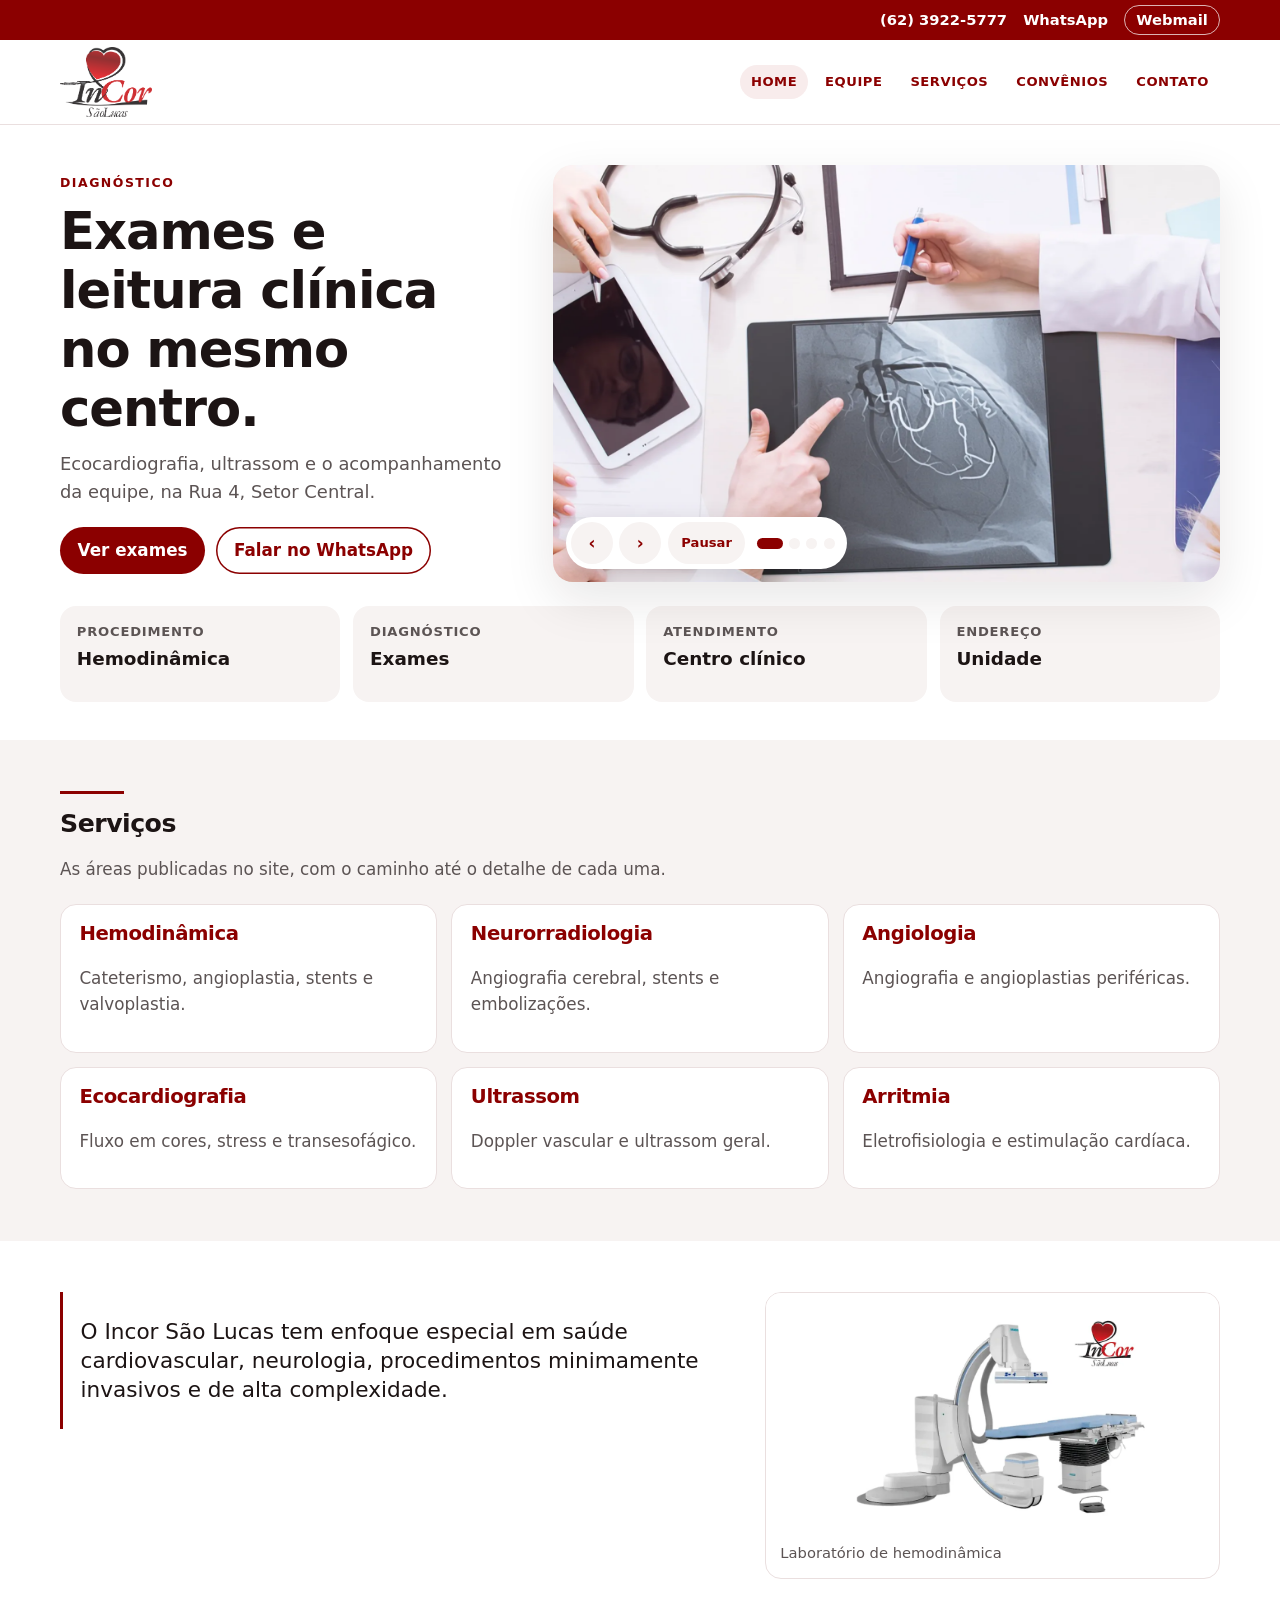
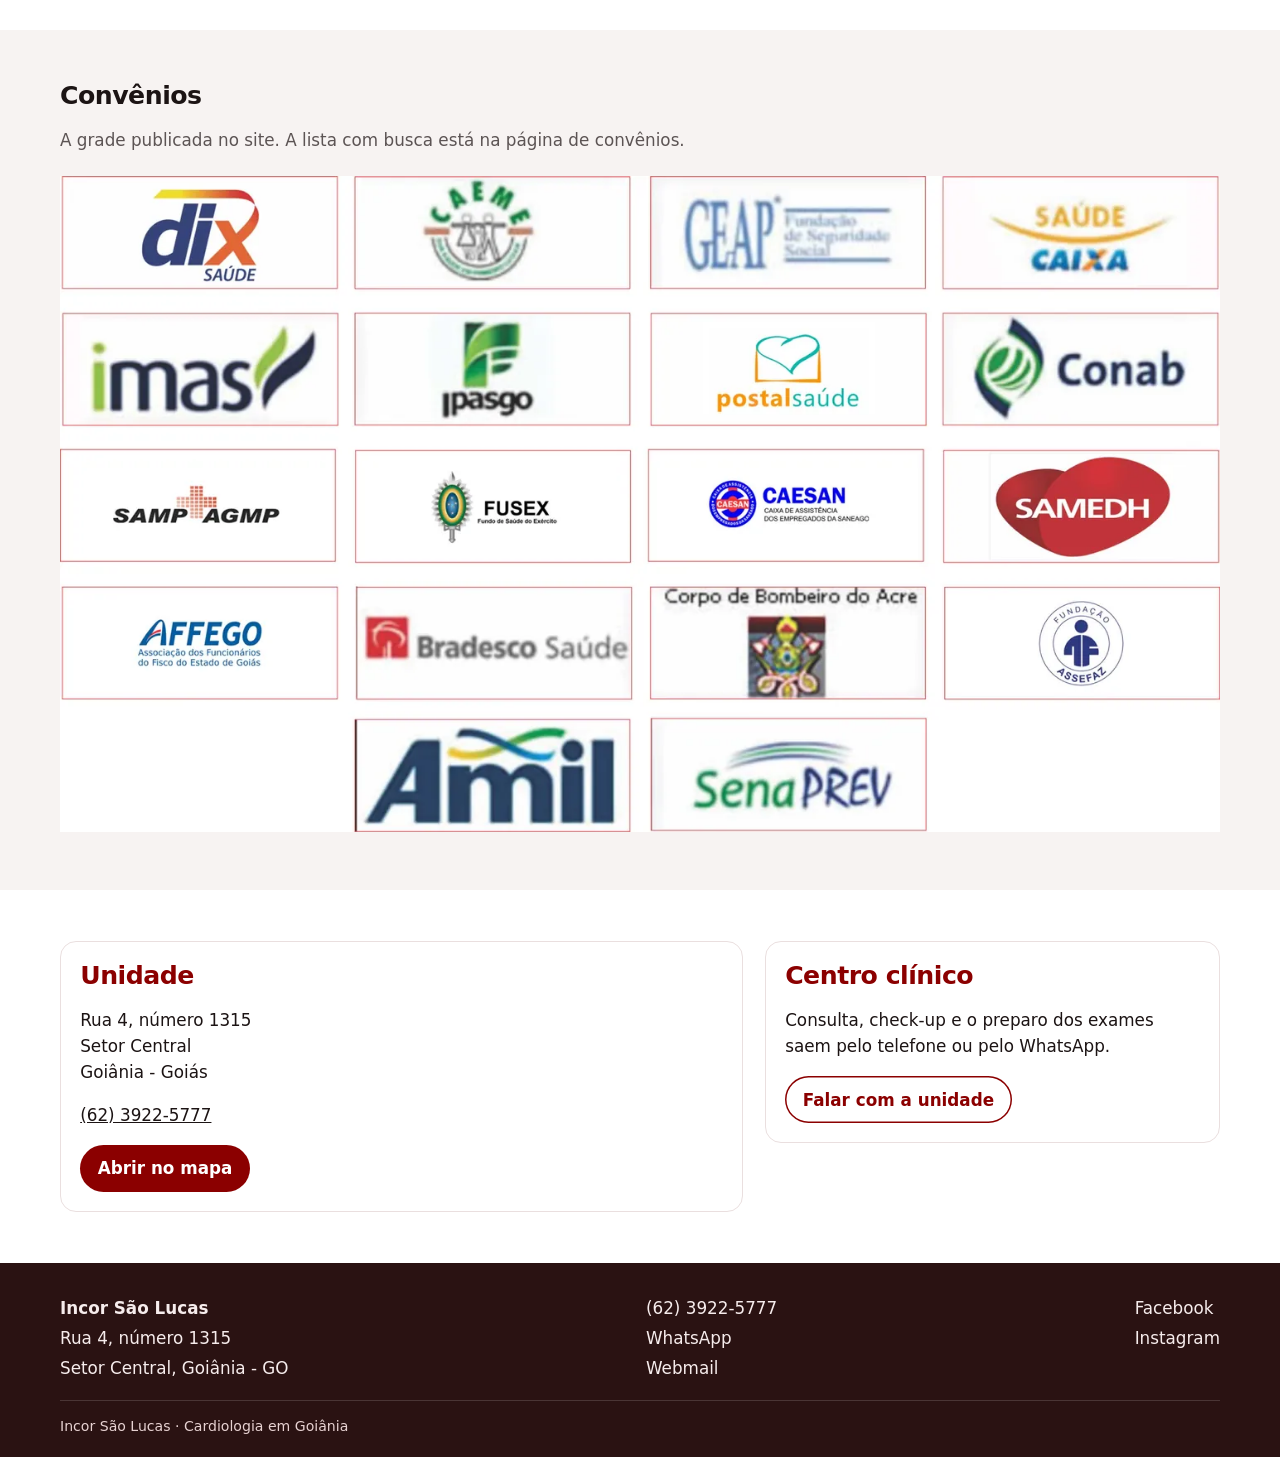
<file: site/index.html>
<!DOCTYPE html>
<html lang="pt-BR">
<head>
  <meta charset="utf-8">
  <meta name="viewport" content="width=device-width, initial-scale=1">
  <title>Incor São Lucas | Cardiologista em Goiânia</title>
  <meta name="description" content="O Incor São Lucas conta com infraestrutura, laboratório de procedimentos endovasculares e equipe preparada para casos complexos e urgentes. Rua 4, 1315, Setor Central, Goiânia.">
  <meta name="theme-color" content="#8B0000">
  <link rel="icon" href="img/favicon.png" type="image/png">
  <link rel="preload" as="image" href="img/slide-diagnostico.webp" type="image/webp">
  <link rel="stylesheet" href="css/styles.css">
</head>
<body>
  <a class="skip" href="#conteudo">Ir para o conteúdo</a>
  <div class="top">
    <div class="utility">
      <div class="wrap utility__inner">
        <a href="tel:+556239225777">(62) 3922-5777</a>
        <a href="https://wa.me/556239225777" target="_blank" rel="noopener">WhatsApp</a>
        <a class="pill" href="http://webmail.incorsaolucas.com.br/" target="_blank" rel="noopener">Webmail</a>
      </div>
    </div>
    <header class="site-header">
      <div class="wrap header__inner">
        <a class="brand" href="index.html">
          <img src="img/logo.png" alt="Incor São Lucas" width="261" height="201">
        </a>
        <button class="nav-toggle" type="button" aria-expanded="false" aria-controls="menu">Menu</button>
        <nav id="menu" class="menu" aria-label="Principal">
          <a href="index.html" aria-current="page">Home</a>
          <a href="equipe.html">Equipe</a>
          <a href="servicos.html">Serviços</a>
          <a href="convenios.html">Convênios</a>
          <a href="contato.html">Contato</a>
        </nav>
      </div>
    </header>
  </div>
  <main id="conteudo">
    <div class="wrap">
      <section class="hero">
        <div>
          <p class="kicker" data-kicker>Diagnóstico</p>
          <h1 data-title>Exames e leitura clínica no mesmo centro.</h1>
          <p class="lede" data-lede>Ecocardiografia, ultrassom e o acompanhamento da equipe, na Rua 4, Setor Central.</p>
          <div class="actions">
            <a class="button" data-cta href="servicos.html#exames">Ver exames</a>
            <a class="button secondary" href="https://wa.me/556239225777" target="_blank" rel="noopener">Falar no WhatsApp</a>
          </div>
        </div>
        <div class="carousel" data-carousel aria-roledescription="carrossel" aria-label="Imagens do Incor São Lucas">
          <div class="carousel__slide is-active" data-slide data-fit="cover"
            data-kicker="Diagnóstico"
            data-title="Exames e leitura clínica no mesmo centro."
            data-text="Ecocardiografia, ultrassom e o acompanhamento da equipe, na Rua 4, Setor Central."
            data-href="servicos.html#exames"
            data-label="Ver exames">
            <img src="img/slide-diagnostico.webp" alt="Equipe analisando uma coronariografia sobre a mesa, com estetoscópio e prontuário." width="1800" height="1012" fetchpriority="high">
          </div>
          <div class="carousel__slide" data-slide data-fit="contain" aria-hidden="true" inert
            data-kicker="Hemodinâmica"
            data-title="Angiografia digital para procedimentos de alta complexidade."
            data-text="Cateterismo, cineangiocoronografia, angioplastia, stents e valvoplastia."
            data-href="servicos.html#hemodinamica"
            data-label="Ver hemodinâmica">
            <img src="img/slide-hemodinamica.webp" alt="Equipamento Siemens Artis zee de hemodinâmica, com a marca Incor São Lucas." width="1800" height="946" loading="lazy">
          </div>
          <div class="carousel__slide" data-slide data-fit="contain" aria-hidden="true" inert
            data-kicker="Incor Imagem"
            data-title="Ultrassom e ecocardiografia no centro de imagem."
            data-text="Doppler vascular, ecocardiograma e ultrassom geral, com a marca Incor Imagem."
            data-href="servicos.html#ultrassom-vascular"
            data-label="Ver exames de imagem">
            <img src="img/slide-imagem.webp" alt="Aparelho de ultrassom GE ao lado da marca Incor Imagem." width="1400" height="1372" loading="lazy">
          </div>
          <div class="carousel__slide" data-slide data-fit="cover" aria-hidden="true" inert
            data-kicker="Equipe"
            data-title="Uma equipe preparada para o caso complexo e o urgente."
            data-text="Cardiologia, hemodinâmica, cirurgia vascular e cardiovascular, imagem e otorrino."
            data-href="equipe.html"
            data-label="Conhecer a equipe">
            <img src="img/slide-equipe.webp" alt="Profissionais reunidos em conversa, imagem usada na página da equipe." width="980" height="277" loading="lazy">
          </div>
          <div class="carousel__ui">
            <div class="carousel__nav">
              <button class="icon-btn" type="button" data-prev aria-label="Slide anterior">‹</button>
              <button class="icon-btn" type="button" data-next aria-label="Próximo slide">›</button>
              <button class="icon-btn" type="button" data-pause aria-pressed="false">Pausar</button>
            </div>
            <div class="dots" role="tablist" aria-label="Slides">
              <button class="dot" type="button" data-dot="0" aria-label="Slide 1 de 4" aria-current="true"></button>
              <button class="dot" type="button" data-dot="1" aria-label="Slide 2 de 4"></button>
              <button class="dot" type="button" data-dot="2" aria-label="Slide 3 de 4"></button>
              <button class="dot" type="button" data-dot="3" aria-label="Slide 4 de 4"></button>
            </div>
          </div>
        </div>
      </section>
      <nav class="routes" aria-label="Atalhos">
        <a class="route" href="servicos.html#hemodinamica"><span>Procedimento</span><strong>Hemodinâmica</strong></a>
        <a class="route" href="servicos.html#exames"><span>Diagnóstico</span><strong>Exames</strong></a>
        <a class="route" href="contato.html"><span>Atendimento</span><strong>Centro clínico</strong></a>
        <a class="route" href="contato.html#unidade"><span>Endereço</span><strong>Unidade</strong></a>
      </nav>
    </div>
    <section class="section alt">
      <div class="wrap">
        <div class="section__head">
          <hr class="rule">
          <h2>Serviços</h2>
          <p>As áreas publicadas no site, com o caminho até o detalhe de cada uma.</p>
        </div>
        <div class="cards">
          <a class="card" href="servicos.html#hemodinamica"><h3>Hemodinâmica</h3><p>Cateterismo, angioplastia, stents e valvoplastia.</p></a>
          <a class="card" href="servicos.html#neurorradiologia"><h3>Neurorradiologia</h3><p>Angiografia cerebral, stents e embolizações.</p></a>
          <a class="card" href="servicos.html#angiologia"><h3>Angiologia</h3><p>Angiografia e angioplastias periféricas.</p></a>
          <a class="card" href="servicos.html#exames"><h3>Ecocardiografia</h3><p>Fluxo em cores, stress e transesofágico.</p></a>
          <a class="card" href="servicos.html#ultrassom-vascular"><h3>Ultrassom</h3><p>Doppler vascular e ultrassom geral.</p></a>
          <a class="card" href="servicos.html#arritmia"><h3>Arritmia</h3><p>Eletrofisiologia e estimulação cardíaca.</p></a>
        </div>
      </div>
    </section>
    <section class="section">
      <div class="wrap split">
        <blockquote class="quote">
          <p>O Incor São Lucas tem enfoque especial em saúde cardiovascular, neurologia, procedimentos minimamente invasivos e de alta complexidade.</p>
        </blockquote>
        <div class="stack">
          <figure class="media">
            <img src="img/servico-artis.webp" alt="Sala de hemodinâmica com o equipamento Artis zee." width="1200" height="630" loading="lazy">
            <figcaption>Laboratório de hemodinâmica</figcaption>
          </figure>
        </div>
      </div>
    </section>
    <section class="section alt" id="convenios">
      <div class="wrap">
        <div class="section__head">
          <h2>Convênios</h2>
          <p>A grade publicada no site. A lista com busca está na página de convênios.</p>
        </div>
        <a href="convenios.html">
          <img src="img/convenios.webp" alt="Logos dos convênios atendidos, entre eles Amil, Bradesco Saúde, Ipasgo, Geap, Fusex e Saúde Caixa." width="1400" height="792" loading="lazy">
        </a>
      </div>
    </section>
    <section class="section">
      <div class="wrap split">
        <div class="panel" id="unidade">
          <h2>Unidade</h2>
          <p>Rua 4, número 1315<br>Setor Central<br>Goiânia - Goiás</p>
          <p><a href="tel:+556239225777">(62) 3922-5777</a></p>
          <a class="button" href="https://www.google.com/maps/search/?api=1&amp;query=Rua%204%2C%201315%2C%20Setor%20Central%2C%20Goi%C3%A2nia" target="_blank" rel="noopener">Abrir no mapa</a>
        </div>
        <div class="panel">
          <h2>Centro clínico</h2>
          <p>Consulta, check-up e o preparo dos exames saem pelo telefone ou pelo WhatsApp.</p>
          <a class="button secondary" href="contato.html">Falar com a unidade</a>
        </div>
      </div>
    </section>
  </main>
  <footer class="site-footer">
    <div class="wrap footer__grid">
      <div>
        <strong>Incor São Lucas</strong>
        <span>Rua 4, número 1315</span>
        <span>Setor Central, Goiânia - GO</span>
      </div>
      <div>
        <a href="tel:+556239225777">(62) 3922-5777</a>
        <a href="https://wa.me/556239225777" target="_blank" rel="noopener">WhatsApp</a>
        <a href="http://webmail.incorsaolucas.com.br/" target="_blank" rel="noopener">Webmail</a>
      </div>
      <div>
        <a href="http://www.facebook.com/incorsl" target="_blank" rel="noopener">Facebook</a>
        <a href="https://instagram.com/incorsaolucas" target="_blank" rel="noopener">Instagram</a>
      </div>
    </div>
    <p class="legal">Incor São Lucas · Cardiologia em Goiânia</p>
  </footer>
  <script src="js/site.js"></script>
</body>
</html>
</file>
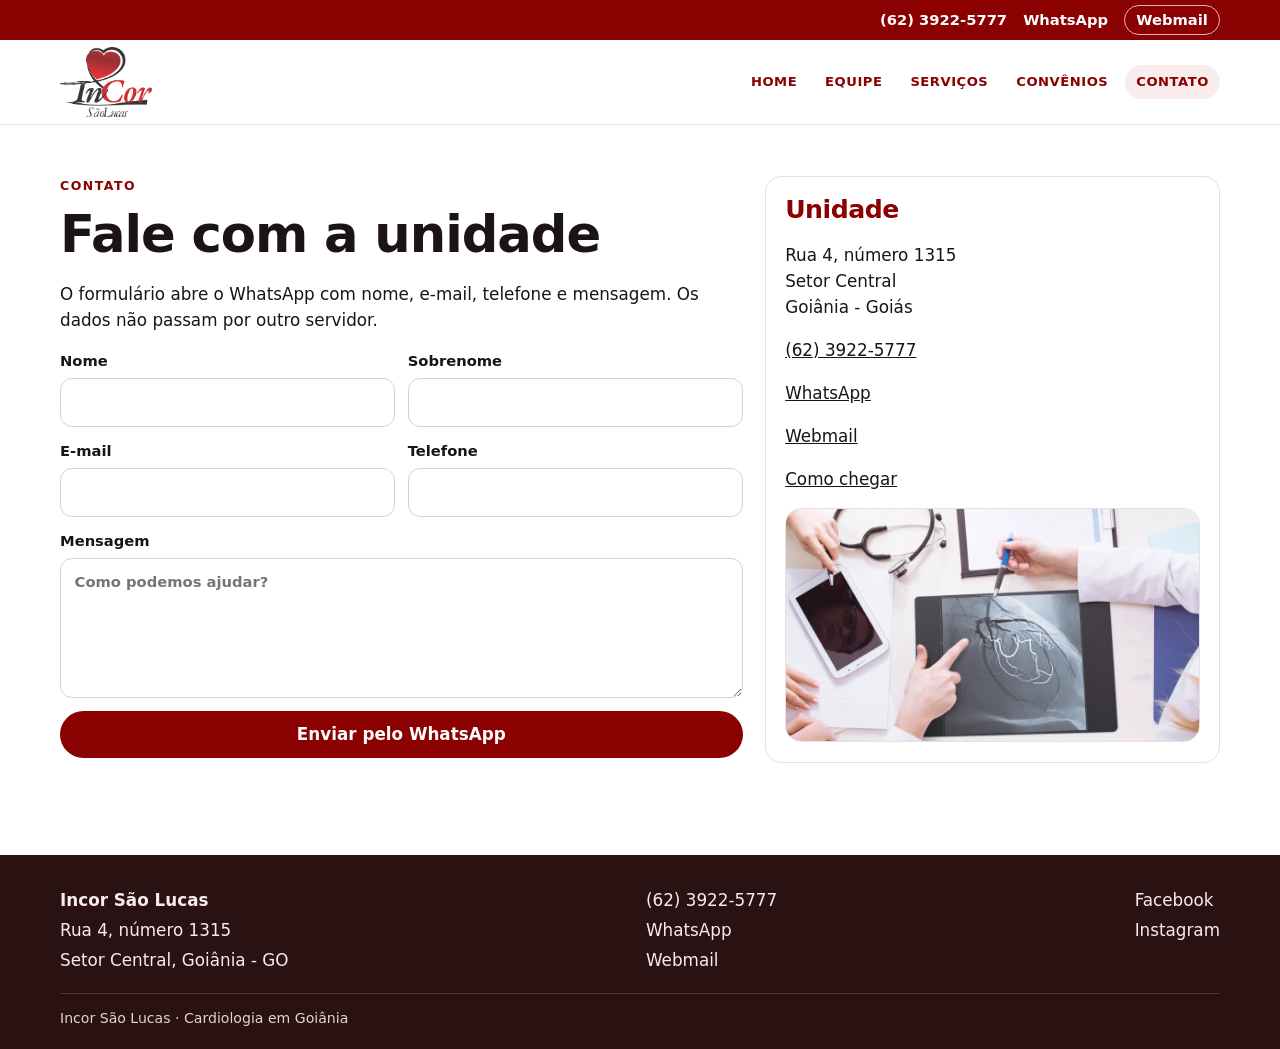
<file: site/contato.html>
<!DOCTYPE html>
<html lang="pt-BR">
<head>
  <meta charset="utf-8">
  <meta name="viewport" content="width=device-width, initial-scale=1">
  <title>Contato | Incor São Lucas</title>
  <meta name="description" content="Telefone, WhatsApp, webmail e endereço do Incor São Lucas em Goiânia.">
  <meta name="theme-color" content="#8B0000">
  <link rel="icon" href="img/favicon.png" type="image/png">
  <link rel="stylesheet" href="css/styles.css">
</head>
<body>
  <a class="skip" href="#conteudo">Ir para o conteúdo</a>
  <div class="top">
    <div class="utility">
      <div class="wrap utility__inner">
        <a href="tel:+556239225777">(62) 3922-5777</a>
        <a href="https://wa.me/556239225777" target="_blank" rel="noopener">WhatsApp</a>
        <a class="pill" href="http://webmail.incorsaolucas.com.br/" target="_blank" rel="noopener">Webmail</a>
      </div>
    </div>
    <header class="site-header">
      <div class="wrap header__inner">
        <a class="brand" href="index.html">
          <img src="img/logo.png" alt="Incor São Lucas" width="261" height="201">
        </a>
        <button class="nav-toggle" type="button" aria-expanded="false" aria-controls="menu">Menu</button>
        <nav id="menu" class="menu" aria-label="Principal">
          <a href="index.html">Home</a>
          <a href="equipe.html">Equipe</a>
          <a href="servicos.html">Serviços</a>
          <a href="convenios.html">Convênios</a>
          <a href="contato.html" aria-current="page">Contato</a>
        </nav>
      </div>
    </header>
  </div>
  <main id="conteudo" class="section">
    <div class="wrap contact-grid">
      <div>
        <p class="kicker">Contato</p>
        <h1>Fale com a unidade</h1>
        <p>O formulário abre o WhatsApp com nome, e-mail, telefone e mensagem. Os dados não passam por outro servidor.</p>
        <form id="contato-form" class="form">
          <div class="form__row">
            <label>Nome <input name="nome" required autocomplete="given-name"></label>
            <label>Sobrenome <input name="sobrenome" required autocomplete="family-name"></label>
          </div>
          <div class="form__row">
            <label>E-mail <input name="email" type="email" required autocomplete="email"></label>
            <label>Telefone <input name="telefone" type="tel" required autocomplete="tel"></label>
          </div>
          <label>Mensagem <textarea name="mensagem" required placeholder="Como podemos ajudar?"></textarea></label>
          <button class="button" type="submit">Enviar pelo WhatsApp</button>
          <p id="form-status" role="status"></p>
        </form>
      </div>
      <aside class="panel" id="unidade">
        <h2>Unidade</h2>
        <p>Rua 4, número 1315<br>Setor Central<br>Goiânia - Goiás</p>
        <p><a href="tel:+556239225777">(62) 3922-5777</a></p>
        <p><a href="https://wa.me/556239225777" target="_blank" rel="noopener">WhatsApp</a></p>
        <p><a href="http://webmail.incorsaolucas.com.br/" target="_blank" rel="noopener">Webmail</a></p>
        <p><a href="https://www.google.com/maps/search/?api=1&amp;query=Rua%204%2C%201315%2C%20Setor%20Central%2C%20Goi%C3%A2nia" target="_blank" rel="noopener">Como chegar</a></p>
        <figure class="media" style="margin-top:1rem">
          <img src="img/slide-diagnostico.webp" alt="Mesa clínica com coronariografia, estetoscópio e prontuário." width="1800" height="1012" loading="lazy">
        </figure>
      </aside>
    </div>
  </main>
  <footer class="site-footer">
    <div class="wrap footer__grid">
      <div>
        <strong>Incor São Lucas</strong>
        <span>Rua 4, número 1315</span>
        <span>Setor Central, Goiânia - GO</span>
      </div>
      <div>
        <a href="tel:+556239225777">(62) 3922-5777</a>
        <a href="https://wa.me/556239225777" target="_blank" rel="noopener">WhatsApp</a>
        <a href="http://webmail.incorsaolucas.com.br/" target="_blank" rel="noopener">Webmail</a>
      </div>
      <div>
        <a href="http://www.facebook.com/incorsl" target="_blank" rel="noopener">Facebook</a>
        <a href="https://instagram.com/incorsaolucas" target="_blank" rel="noopener">Instagram</a>
      </div>
    </div>
    <p class="legal">Incor São Lucas · Cardiologia em Goiânia</p>
  </footer>
  <script src="js/site.js"></script>
</body>
</html>
</file>
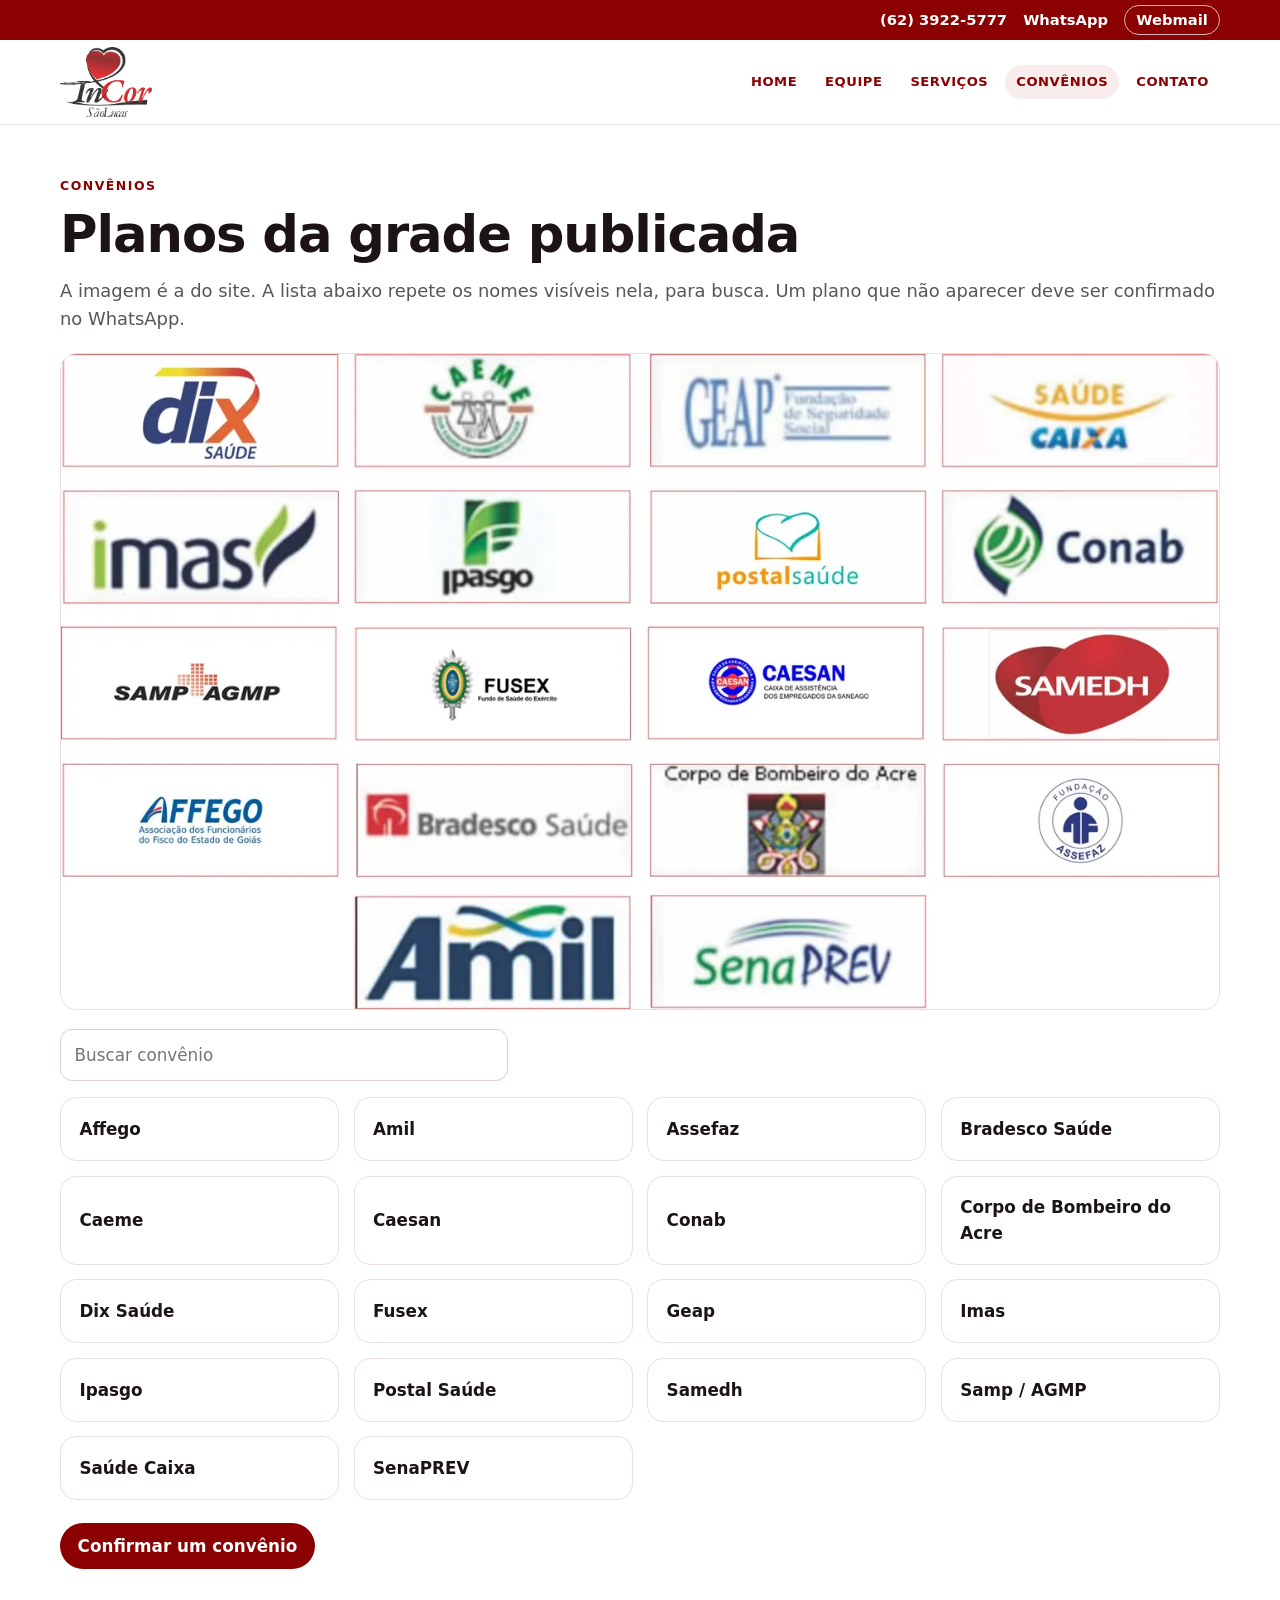
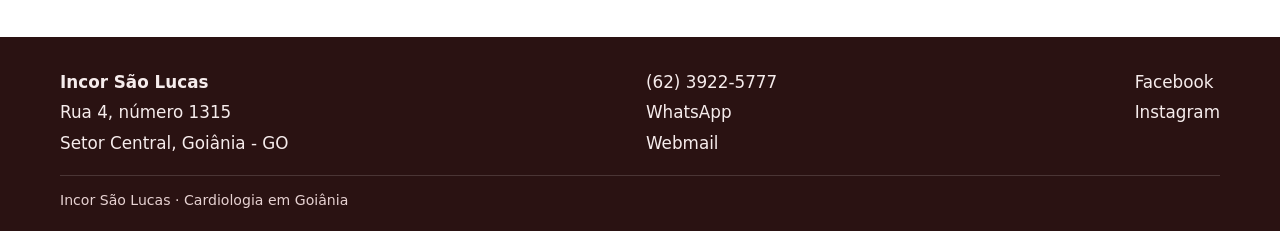
<file: site/convenios.html>
<!DOCTYPE html>
<html lang="pt-BR">
<head>
  <meta charset="utf-8">
  <meta name="viewport" content="width=device-width, initial-scale=1">
  <title>Convênios | Incor São Lucas</title>
  <meta name="description" content="Convênios atendidos pelo Incor São Lucas. A grade de logos e a busca pelo nome do plano.">
  <meta name="theme-color" content="#8B0000">
  <link rel="icon" href="img/favicon.png" type="image/png">
  <link rel="stylesheet" href="css/styles.css">
</head>
<body>
  <a class="skip" href="#conteudo">Ir para o conteúdo</a>
  <div class="top">
    <div class="utility">
      <div class="wrap utility__inner">
        <a href="tel:+556239225777">(62) 3922-5777</a>
        <a href="https://wa.me/556239225777" target="_blank" rel="noopener">WhatsApp</a>
        <a class="pill" href="http://webmail.incorsaolucas.com.br/" target="_blank" rel="noopener">Webmail</a>
      </div>
    </div>
    <header class="site-header">
      <div class="wrap header__inner">
        <a class="brand" href="index.html">
          <img src="img/logo.png" alt="Incor São Lucas" width="261" height="201">
        </a>
        <button class="nav-toggle" type="button" aria-expanded="false" aria-controls="menu">Menu</button>
        <nav id="menu" class="menu" aria-label="Principal">
          <a href="index.html">Home</a>
          <a href="equipe.html">Equipe</a>
          <a href="servicos.html">Serviços</a>
          <a href="convenios.html" aria-current="page">Convênios</a>
          <a href="contato.html">Contato</a>
        </nav>
      </div>
    </header>
  </div>
  <main id="conteudo" class="section">
    <div class="wrap">
      <p class="kicker">Convênios</p>
      <h1>Planos da grade publicada</h1>
      <p class="lede">A imagem é a do site. A lista abaixo repete os nomes visíveis nela, para busca. Um plano que não aparecer deve ser confirmado no WhatsApp.</p>
      <figure class="media">
        <img src="img/convenios.webp" alt="Grade de logos: Dix Saúde, Caeme, Geap, Saúde Caixa, Imas, Ipasgo, Postal Saúde, Conab, SAMP AGMP, Fusex, Caesan, Samedh, Affego, Bradesco Saúde, Corpo de Bombeiro do Acre, Assefaz, Amil e SenaPREV." width="1400" height="792">
      </figure>
      <div class="search" style="margin-top:1.2rem">
        <input id="filtro-convenio" type="search" placeholder="Buscar convênio" autocomplete="off" aria-label="Buscar convênio">
      </div>
      <p id="convenio-vazio" class="empty" hidden>Nenhum convênio com esse nome na grade. Confirme pelo WhatsApp.</p>
      <div class="plans">
        <p class="plan">Affego</p>
        <p class="plan">Amil</p>
        <p class="plan">Assefaz</p>
        <p class="plan">Bradesco Saúde</p>
        <p class="plan">Caeme</p>
        <p class="plan">Caesan</p>
        <p class="plan">Conab</p>
        <p class="plan">Corpo de Bombeiro do Acre</p>
        <p class="plan">Dix Saúde</p>
        <p class="plan">Fusex</p>
        <p class="plan">Geap</p>
        <p class="plan">Imas</p>
        <p class="plan">Ipasgo</p>
        <p class="plan">Postal Saúde</p>
        <p class="plan">Samedh</p>
        <p class="plan">Samp / AGMP</p>
        <p class="plan">Saúde Caixa</p>
        <p class="plan">SenaPREV</p>
      </div>
      <p style="margin-top:1.4rem"><a class="button" href="https://wa.me/556239225777?text=Ol%C3%A1%2C%20quero%20confirmar%20se%20o%20meu%20conv%C3%AAnio%20%C3%A9%20atendido." target="_blank" rel="noopener">Confirmar um convênio</a></p>
    </div>
  </main>
  <footer class="site-footer">
    <div class="wrap footer__grid">
      <div>
        <strong>Incor São Lucas</strong>
        <span>Rua 4, número 1315</span>
        <span>Setor Central, Goiânia - GO</span>
      </div>
      <div>
        <a href="tel:+556239225777">(62) 3922-5777</a>
        <a href="https://wa.me/556239225777" target="_blank" rel="noopener">WhatsApp</a>
        <a href="http://webmail.incorsaolucas.com.br/" target="_blank" rel="noopener">Webmail</a>
      </div>
      <div>
        <a href="http://www.facebook.com/incorsl" target="_blank" rel="noopener">Facebook</a>
        <a href="https://instagram.com/incorsaolucas" target="_blank" rel="noopener">Instagram</a>
      </div>
    </div>
    <p class="legal">Incor São Lucas · Cardiologia em Goiânia</p>
  </footer>
  <script src="js/site.js"></script>
</body>
</html>
</file>
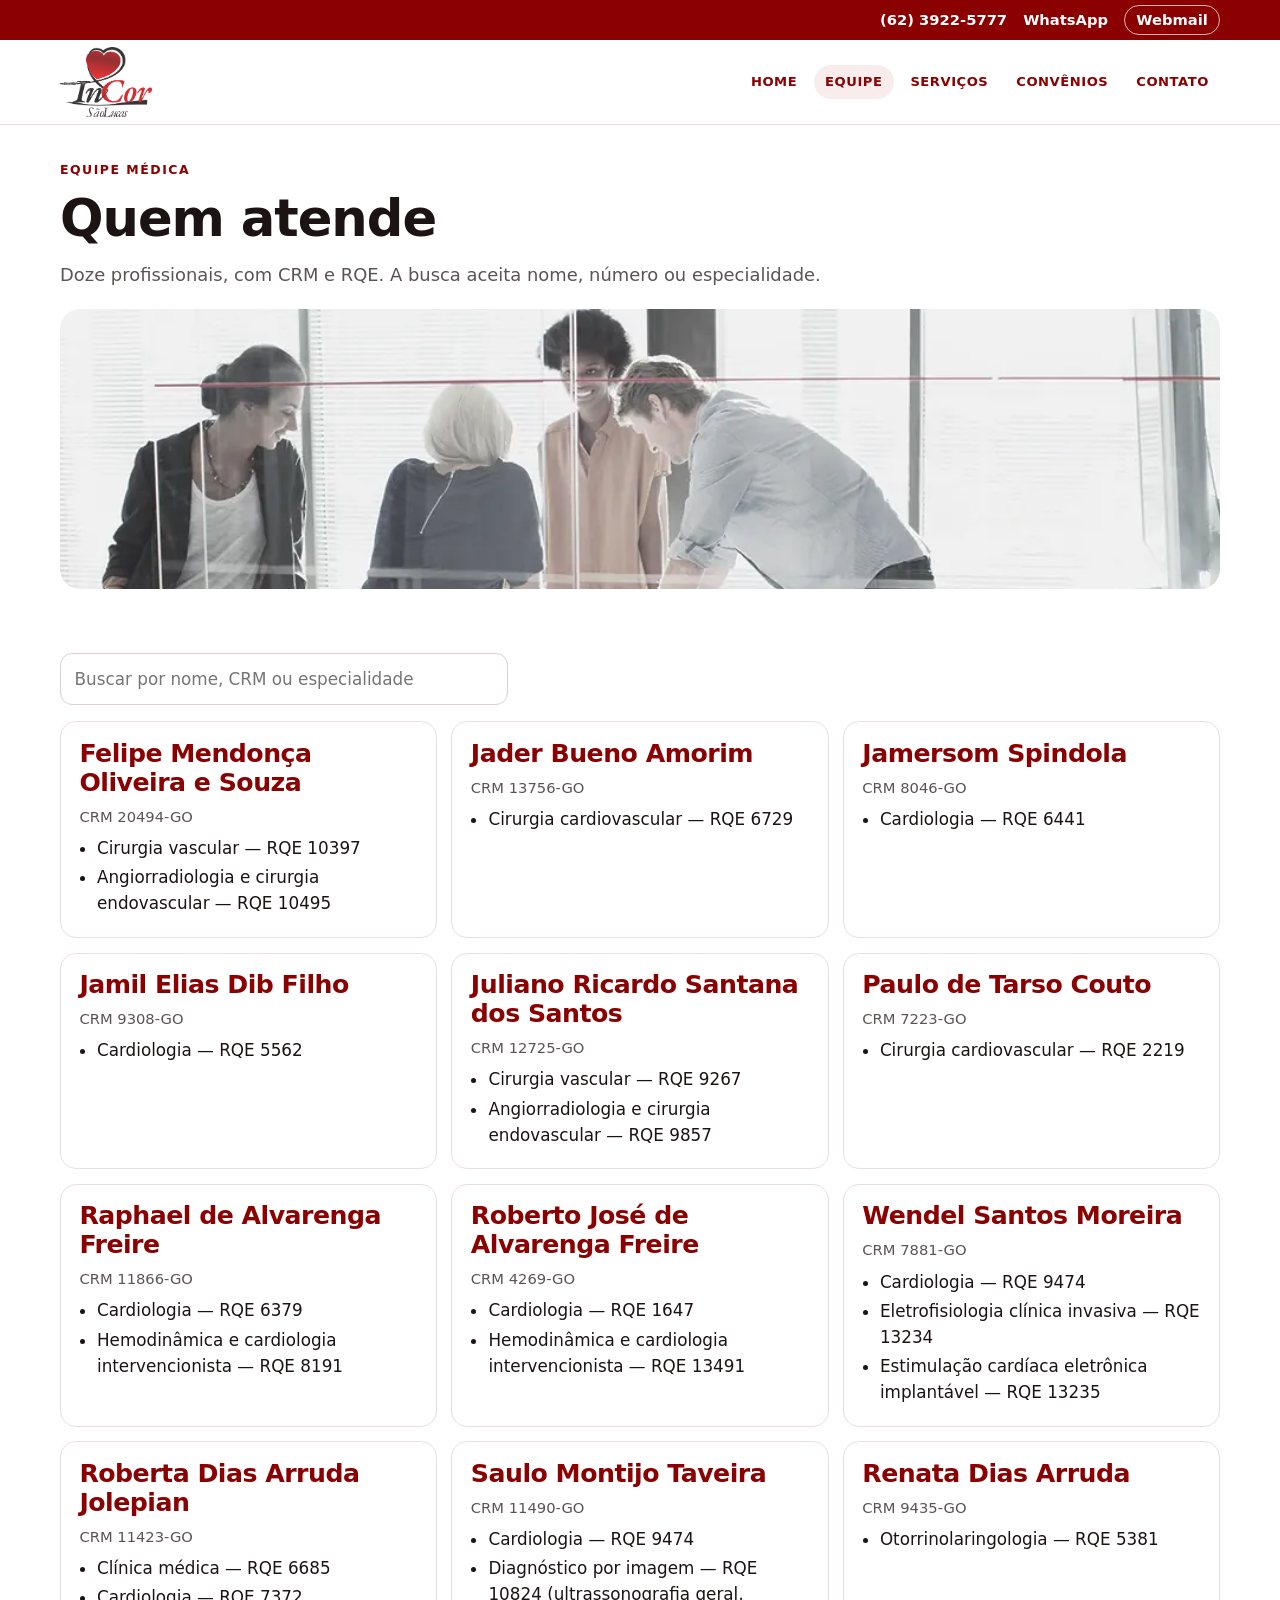
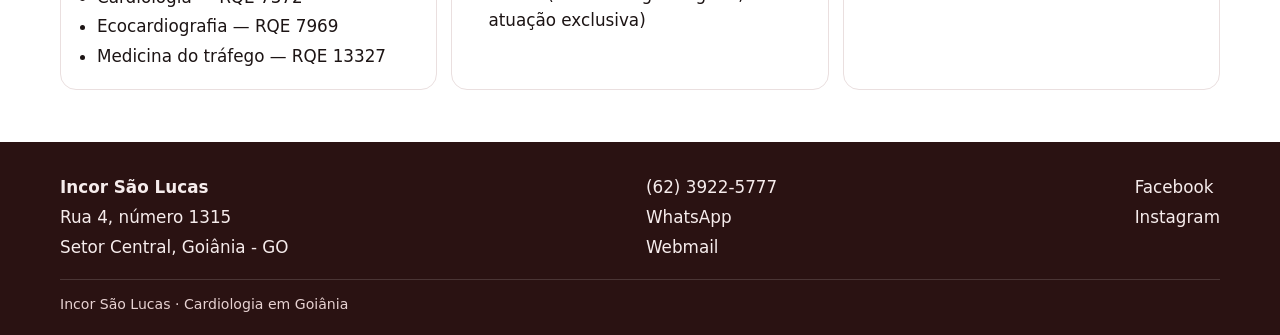
<file: site/equipe.html>
<!DOCTYPE html>
<html lang="pt-BR">
<head>
  <meta charset="utf-8">
  <meta name="viewport" content="width=device-width, initial-scale=1">
  <title>Equipe | Incor São Lucas</title>
  <meta name="description" content="Equipe médica do Incor São Lucas, com CRM e RQE.">
  <meta name="theme-color" content="#8B0000">
  <link rel="icon" href="img/favicon.png" type="image/png">
  <link rel="stylesheet" href="css/styles.css">
</head>
<body>
  <a class="skip" href="#conteudo">Ir para o conteúdo</a>
  <div class="top">
    <div class="utility">
      <div class="wrap utility__inner">
        <a href="tel:+556239225777">(62) 3922-5777</a>
        <a href="https://wa.me/556239225777" target="_blank" rel="noopener">WhatsApp</a>
        <a class="pill" href="http://webmail.incorsaolucas.com.br/" target="_blank" rel="noopener">Webmail</a>
      </div>
    </div>
    <header class="site-header">
      <div class="wrap header__inner">
        <a class="brand" href="index.html">
          <img src="img/logo.png" alt="Incor São Lucas" width="261" height="201">
        </a>
        <button class="nav-toggle" type="button" aria-expanded="false" aria-controls="menu">Menu</button>
        <nav id="menu" class="menu" aria-label="Principal">
          <a href="index.html">Home</a>
          <a href="equipe.html" aria-current="page">Equipe</a>
          <a href="servicos.html">Serviços</a>
          <a href="convenios.html">Convênios</a>
          <a href="contato.html">Contato</a>
        </nav>
      </div>
    </header>
  </div>
  <main id="conteudo">
    <div class="wrap page-hero">
      <p class="kicker">Equipe médica</p>
      <h1>Quem atende</h1>
      <p class="lede">Doze profissionais, com CRM e RQE. A busca aceita nome, número ou especialidade.</p>
      <figure class="banner">
        <img src="img/slide-equipe.webp" alt="Profissionais em conversa, imagem da página de equipe do site." width="980" height="277">
      </figure>
    </div>
    <section class="section">
      <div class="wrap">
        <div class="search">
          <input id="filtro-equipe" type="search" placeholder="Buscar por nome, CRM ou especialidade" aria-label="Buscar na equipe" autocomplete="off">
        </div>
        <p id="equipe-vazio" class="empty" hidden>Nenhum profissional encontrado para essa busca.</p>
        <div class="people">
          <article class="person" data-search="Felipe Mendonça Oliveira e Souza CRM 20494 cirurgia vascular 10397 angiorradiologia endovascular 10495">
            <h2>Felipe Mendonça Oliveira e Souza</h2>
            <p class="crm">CRM 20494-GO</p>
            <ul>
              <li>Cirurgia vascular — RQE 10397</li>
              <li>Angiorradiologia e cirurgia endovascular — RQE 10495</li>
            </ul>
          </article>
          <article class="person" data-search="Jader Bueno Amorim CRM 13756 cirurgia cardiovascular 6729">
            <h2>Jader Bueno Amorim</h2>
            <p class="crm">CRM 13756-GO</p>
            <ul><li>Cirurgia cardiovascular — RQE 6729</li></ul>
          </article>
          <article class="person" data-search="Jamersom Spindola CRM 8046 cardiologia 6441">
            <h2>Jamersom Spindola</h2>
            <p class="crm">CRM 8046-GO</p>
            <ul><li>Cardiologia — RQE 6441</li></ul>
          </article>
          <article class="person" data-search="Jamil Elias Dib Filho CRM 9308 cardiologia 5562">
            <h2>Jamil Elias Dib Filho</h2>
            <p class="crm">CRM 9308-GO</p>
            <ul><li>Cardiologia — RQE 5562</li></ul>
          </article>
          <article class="person" data-search="Juliano Ricardo Santana dos Santos CRM 12725 cirurgia vascular 9267 angiorradiologia endovascular 9857">
            <h2>Juliano Ricardo Santana dos Santos</h2>
            <p class="crm">CRM 12725-GO</p>
            <ul>
              <li>Cirurgia vascular — RQE 9267</li>
              <li>Angiorradiologia e cirurgia endovascular — RQE 9857</li>
            </ul>
          </article>
          <article class="person" data-search="Paulo de Tarso Couto CRM 7223 cirurgia cardiovascular 2219">
            <h2>Paulo de Tarso Couto</h2>
            <p class="crm">CRM 7223-GO</p>
            <ul><li>Cirurgia cardiovascular — RQE 2219</li></ul>
          </article>
          <article class="person" data-search="Raphael de Alvarenga Freire CRM 11866 cardiologia 6379 hemodinâmica intervencionista 8191">
            <h2>Raphael de Alvarenga Freire</h2>
            <p class="crm">CRM 11866-GO</p>
            <ul>
              <li>Cardiologia — RQE 6379</li>
              <li>Hemodinâmica e cardiologia intervencionista — RQE 8191</li>
            </ul>
          </article>
          <article class="person" data-search="Roberto José de Alvarenga Freire CRM 4269 cardiologia 1647 hemodinâmica intervencionista 13491">
            <h2>Roberto José de Alvarenga Freire</h2>
            <p class="crm">CRM 4269-GO</p>
            <ul>
              <li>Cardiologia — RQE 1647</li>
              <li>Hemodinâmica e cardiologia intervencionista — RQE 13491</li>
            </ul>
          </article>
          <article class="person" data-search="Wendel Santos Moreira CRM 7881 cardiologia 9474 eletrofisiologia 13234 estimulação cardíaca 13235 arritmia">
            <h2>Wendel Santos Moreira</h2>
            <p class="crm">CRM 7881-GO</p>
            <ul>
              <li>Cardiologia — RQE 9474</li>
              <li>Eletrofisiologia clínica invasiva — RQE 13234</li>
              <li>Estimulação cardíaca eletrônica implantável — RQE 13235</li>
            </ul>
          </article>
          <article class="person" data-search="Roberta Dias Arruda Jolepian CRM 11423 clínica médica 6685 cardiologia 7372 ecocardiografia 7969 medicina do tráfego 13327">
            <h2>Roberta Dias Arruda Jolepian</h2>
            <p class="crm">CRM 11423-GO</p>
            <ul>
              <li>Clínica médica — RQE 6685</li>
              <li>Cardiologia — RQE 7372</li>
              <li>Ecocardiografia — RQE 7969</li>
              <li>Medicina do tráfego — RQE 13327</li>
            </ul>
          </article>
          <article class="person" data-search="Saulo Montijo Taveira CRM 11490 cardiologia 9474 diagnóstico por imagem 10824 ultrassonografia">
            <h2>Saulo Montijo Taveira</h2>
            <p class="crm">CRM 11490-GO</p>
            <ul>
              <li>Cardiologia — RQE 9474</li>
              <li>Diagnóstico por imagem — RQE 10824 (ultrassonografia geral, atuação exclusiva)</li>
            </ul>
          </article>
          <article class="person" data-search="Renata Dias Arruda CRM 9435 otorrinolaringologia 5381 otorrino">
            <h2>Renata Dias Arruda</h2>
            <p class="crm">CRM 9435-GO</p>
            <ul><li>Otorrinolaringologia — RQE 5381</li></ul>
          </article>
        </div>
      </div>
    </section>
  </main>
  <footer class="site-footer">
    <div class="wrap footer__grid">
      <div>
        <strong>Incor São Lucas</strong>
        <span>Rua 4, número 1315</span>
        <span>Setor Central, Goiânia - GO</span>
      </div>
      <div>
        <a href="tel:+556239225777">(62) 3922-5777</a>
        <a href="https://wa.me/556239225777" target="_blank" rel="noopener">WhatsApp</a>
        <a href="http://webmail.incorsaolucas.com.br/" target="_blank" rel="noopener">Webmail</a>
      </div>
      <div>
        <a href="http://www.facebook.com/incorsl" target="_blank" rel="noopener">Facebook</a>
        <a href="https://instagram.com/incorsaolucas" target="_blank" rel="noopener">Instagram</a>
      </div>
    </div>
    <p class="legal">Incor São Lucas · Cardiologia em Goiânia</p>
  </footer>
  <script src="js/site.js"></script>
</body>
</html>
</file>
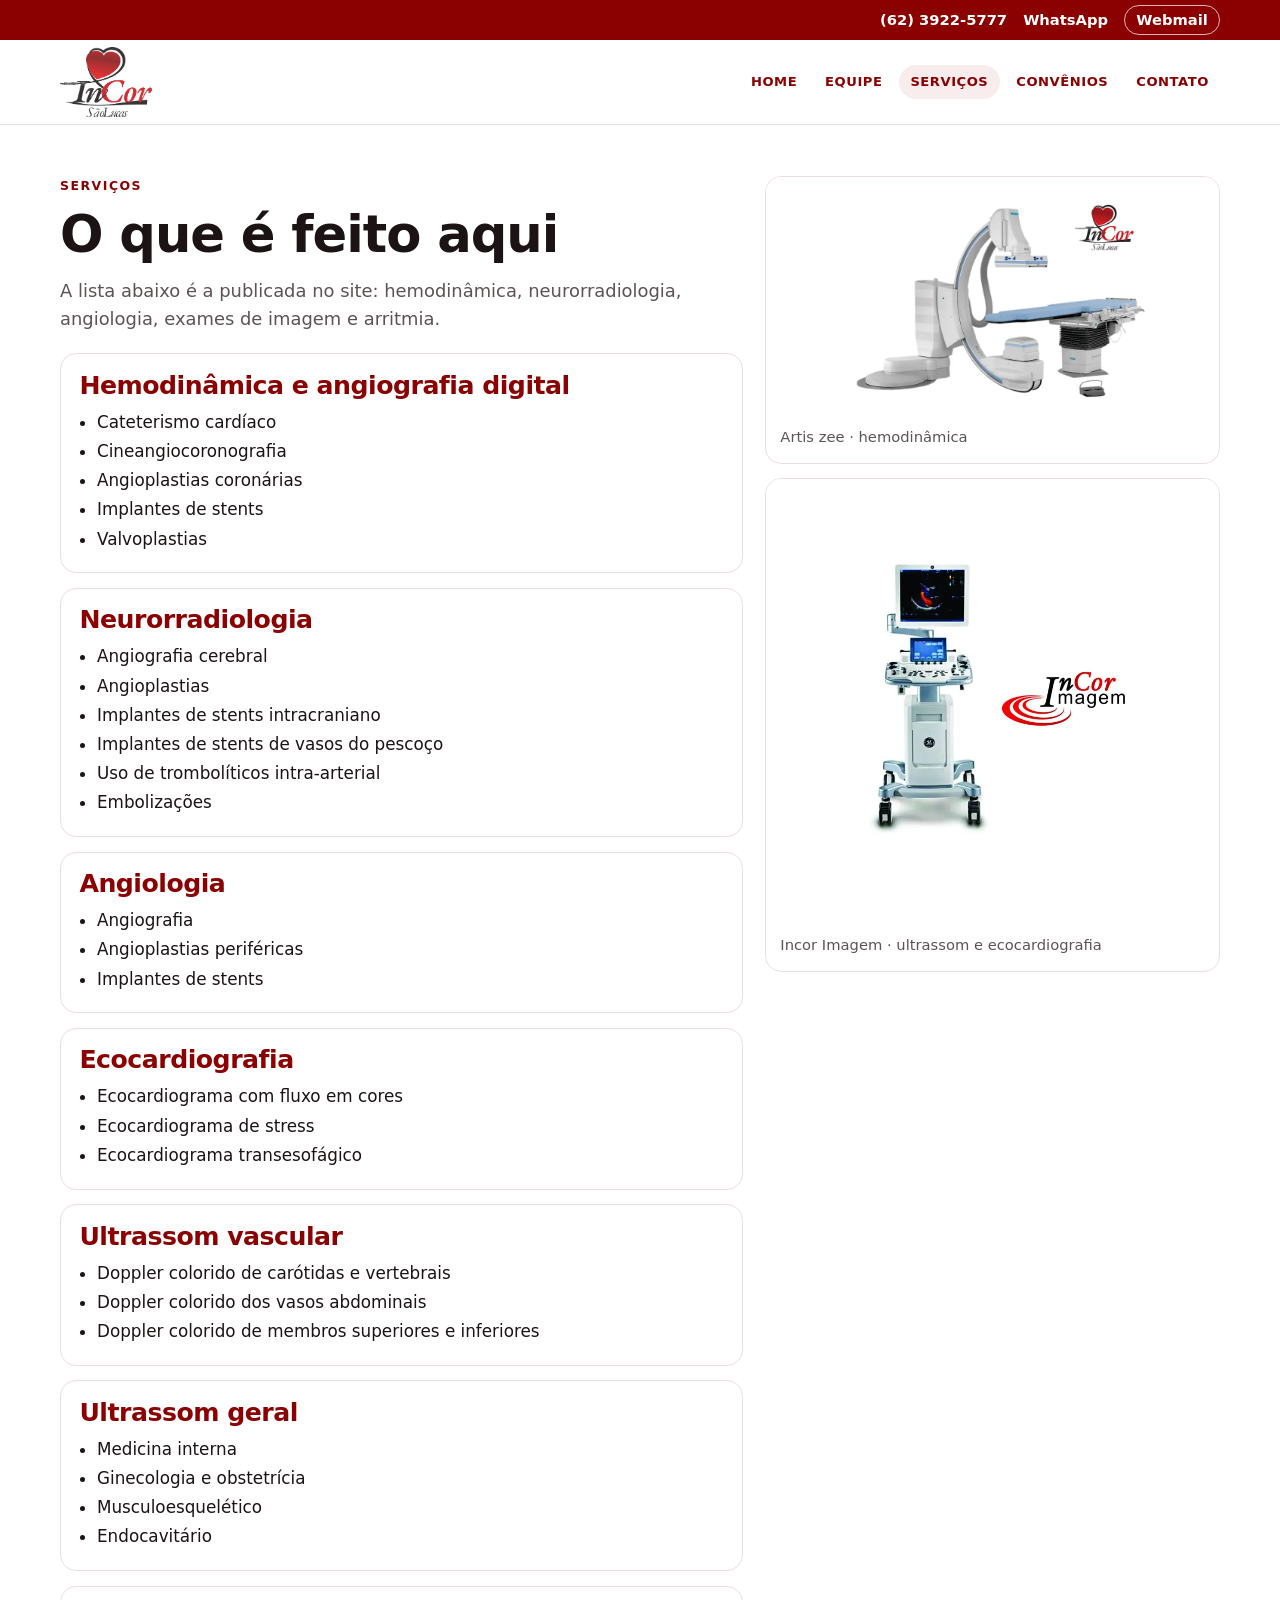
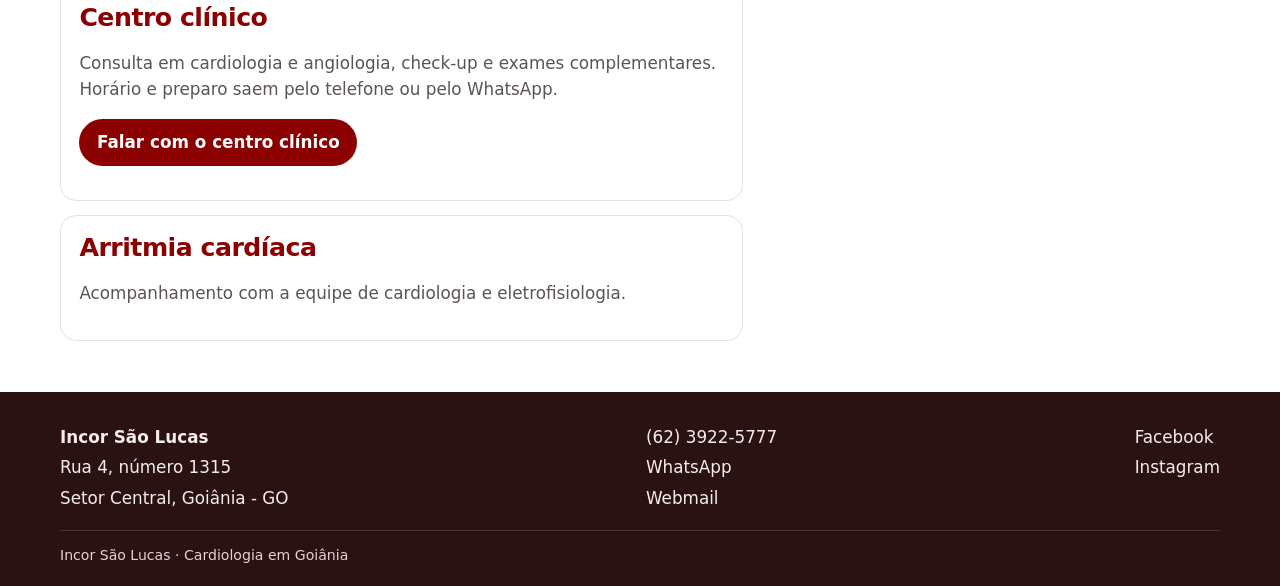
<file: site/servicos.html>
<!DOCTYPE html>
<html lang="pt-BR">
<head>
  <meta charset="utf-8">
  <meta name="viewport" content="width=device-width, initial-scale=1">
  <title>Serviços | Incor São Lucas</title>
  <meta name="description" content="Hemodinâmica, neurorradiologia, angiologia, ecocardiografia, ultrassom e arritmia no Incor São Lucas.">
  <meta name="theme-color" content="#8B0000">
  <link rel="icon" href="img/favicon.png" type="image/png">
  <link rel="stylesheet" href="css/styles.css">
</head>
<body>
  <a class="skip" href="#conteudo">Ir para o conteúdo</a>
  <div class="top">
    <div class="utility">
      <div class="wrap utility__inner">
        <a href="tel:+556239225777">(62) 3922-5777</a>
        <a href="https://wa.me/556239225777" target="_blank" rel="noopener">WhatsApp</a>
        <a class="pill" href="http://webmail.incorsaolucas.com.br/" target="_blank" rel="noopener">Webmail</a>
      </div>
    </div>
    <header class="site-header">
      <div class="wrap header__inner">
        <a class="brand" href="index.html">
          <img src="img/logo.png" alt="Incor São Lucas" width="261" height="201">
        </a>
        <button class="nav-toggle" type="button" aria-expanded="false" aria-controls="menu">Menu</button>
        <nav id="menu" class="menu" aria-label="Principal">
          <a href="index.html">Home</a>
          <a href="equipe.html">Equipe</a>
          <a href="servicos.html" aria-current="page">Serviços</a>
          <a href="convenios.html">Convênios</a>
          <a href="contato.html">Contato</a>
        </nav>
      </div>
    </header>
  </div>
  <main id="conteudo" class="section">
    <div class="wrap service-layout">
      <div>
        <p class="kicker">Serviços</p>
        <h1>O que é feito aqui</h1>
        <p class="lede">A lista abaixo é a publicada no site: hemodinâmica, neurorradiologia, angiologia, exames de imagem e arritmia.</p>
        <section class="service" id="hemodinamica">
          <h2>Hemodinâmica e angiografia digital</h2>
          <ul>
            <li>Cateterismo cardíaco</li>
            <li>Cineangiocoronografia</li>
            <li>Angioplastias coronárias</li>
            <li>Implantes de stents</li>
            <li>Valvoplastias</li>
          </ul>
        </section>
        <section class="service" id="neurorradiologia">
          <h2>Neurorradiologia</h2>
          <ul>
            <li>Angiografia cerebral</li>
            <li>Angioplastias</li>
            <li>Implantes de stents intracraniano</li>
            <li>Implantes de stents de vasos do pescoço</li>
            <li>Uso de trombolíticos intra-arterial</li>
            <li>Embolizações</li>
          </ul>
        </section>
        <section class="service" id="angiologia">
          <h2>Angiologia</h2>
          <ul>
            <li>Angiografia</li>
            <li>Angioplastias periféricas</li>
            <li>Implantes de stents</li>
          </ul>
        </section>
        <section class="service" id="exames">
          <h2>Ecocardiografia</h2>
          <ul>
            <li>Ecocardiograma com fluxo em cores</li>
            <li>Ecocardiograma de stress</li>
            <li>Ecocardiograma transesofágico</li>
          </ul>
        </section>
        <section class="service" id="ultrassom-vascular">
          <h2>Ultrassom vascular</h2>
          <ul>
            <li>Doppler colorido de carótidas e vertebrais</li>
            <li>Doppler colorido dos vasos abdominais</li>
            <li>Doppler colorido de membros superiores e inferiores</li>
          </ul>
        </section>
        <section class="service" id="ultrassom-geral">
          <h2>Ultrassom geral</h2>
          <ul>
            <li>Medicina interna</li>
            <li>Ginecologia e obstetrícia</li>
            <li>Musculoesquelético</li>
            <li>Endocavitário</li>
          </ul>
        </section>
        <section class="service" id="cardiologia">
          <h2>Centro clínico</h2>
          <p>Consulta em cardiologia e angiologia, check-up e exames complementares. Horário e preparo saem pelo telefone ou pelo WhatsApp.</p>
          <p><a class="button" href="contato.html">Falar com o centro clínico</a></p>
        </section>
        <section class="service" id="arritmia">
          <h2>Arritmia cardíaca</h2>
          <p>Acompanhamento com a equipe de cardiologia e eletrofisiologia.</p>
        </section>
      </div>
      <aside class="stack">
        <figure class="media">
          <img src="img/servico-artis.webp" alt="Equipamento Siemens Artis zee usado na hemodinâmica." width="1200" height="630">
          <figcaption>Artis zee · hemodinâmica</figcaption>
        </figure>
        <figure class="media">
          <img src="img/servico-imagem.webp" alt="Aparelho de ultrassom da Incor Imagem." width="900" height="882" loading="lazy">
          <figcaption>Incor Imagem · ultrassom e ecocardiografia</figcaption>
        </figure>
      </aside>
    </div>
  </main>
  <footer class="site-footer">
    <div class="wrap footer__grid">
      <div>
        <strong>Incor São Lucas</strong>
        <span>Rua 4, número 1315</span>
        <span>Setor Central, Goiânia - GO</span>
      </div>
      <div>
        <a href="tel:+556239225777">(62) 3922-5777</a>
        <a href="https://wa.me/556239225777" target="_blank" rel="noopener">WhatsApp</a>
        <a href="http://webmail.incorsaolucas.com.br/" target="_blank" rel="noopener">Webmail</a>
      </div>
      <div>
        <a href="http://www.facebook.com/incorsl" target="_blank" rel="noopener">Facebook</a>
        <a href="https://instagram.com/incorsaolucas" target="_blank" rel="noopener">Instagram</a>
      </div>
    </div>
    <p class="legal">Incor São Lucas · Cardiologia em Goiânia</p>
  </footer>
  <script src="js/site.js"></script>
</body>
</html>
</file>
<file: site/css/styles.css>
:root {
  --brand: #8b0000;
  --brand-dark: #5c0000;
  --ink: #1c1414;
  --muted: #5c5454;
  --line: #eadfdf;
  --soft: #f7f3f2;
  --white: #fff;
  --shadow: 0 18px 50px rgba(28, 20, 20, 0.1);
  --radius: 20px;
  --wrap: 1160px;
  --font: "Segoe UI", system-ui, -apple-system, "Helvetica Neue", Arial, sans-serif;
}

* { box-sizing: border-box; }
[hidden] { display: none !important; }

html { scroll-behavior: smooth; }

body {
  margin: 0;
  color: var(--ink);
  background: var(--white);
  font-family: var(--font);
  font-size: 1.05rem;
  line-height: 1.55;
}

img { max-width: 100%; height: auto; }
a { color: inherit; }
button, input, textarea { font: inherit; }

.skip {
  position: absolute;
  left: 1rem;
  top: -4rem;
  background: var(--brand);
  color: var(--white);
  padding: 0.6rem 0.9rem;
  z-index: 40;
}
.skip:focus { top: 0.6rem; }

.wrap {
  width: min(var(--wrap), calc(100% - 2rem));
  margin-inline: auto;
}

.top {
  position: sticky;
  top: 0;
  z-index: 20;
  background: rgba(255, 255, 255, 0.94);
  backdrop-filter: blur(10px);
  border-bottom: 1px solid var(--line);
}

.utility { background: var(--brand); color: var(--white); }

.utility__inner,
.header__inner,
.footer__grid {
  display: flex;
  align-items: center;
  gap: 1rem;
}

.utility__inner {
  min-height: 40px;
  justify-content: flex-end;
  font-size: 0.92rem;
  font-weight: 600;
}

.utility a { color: var(--white); text-decoration: none; }
.utility a:hover { text-decoration: underline; }

.pill {
  display: inline-flex;
  align-items: center;
  border: 1px solid rgba(255, 255, 255, 0.7);
  border-radius: 999px;
  padding: 0.15rem 0.7rem;
}
.pill:hover { text-decoration: none; background: rgba(255, 255, 255, 0.12); }

.header__inner { min-height: 84px; justify-content: space-between; }

.brand { display: flex; align-items: center; }
.brand img { width: 92px; height: auto; }

.menu { display: flex; gap: 0.35rem; }
.menu a {
  color: var(--brand);
  text-decoration: none;
  font-weight: 700;
  letter-spacing: 0.04em;
  text-transform: uppercase;
  font-size: 0.82rem;
  padding: 0.45rem 0.7rem;
  border-radius: 999px;
}
.menu a[aria-current="page"],
.menu a:hover { background: #f8ecec; }

.nav-toggle {
  display: none;
  border: 1px solid var(--line);
  background: var(--white);
  border-radius: 999px;
  padding: 0.45rem 0.85rem;
  font-weight: 700;
  color: var(--brand);
}

.hero {
  display: grid;
  grid-template-columns: minmax(260px, 0.85fr) 1.25fr;
  gap: 2.5rem;
  align-items: center;
  padding: 2.5rem 0 1.5rem;
}

.kicker {
  margin: 0 0 0.6rem;
  color: var(--brand);
  font-weight: 800;
  letter-spacing: 0.12em;
  text-transform: uppercase;
  font-size: 0.78rem;
}

h1, h2, h3 { line-height: 1.15; letter-spacing: -0.02em; }
h1 { margin: 0 0 0.8rem; font-size: clamp(2rem, 4vw, 3.3rem); }
h2 { margin: 0 0 0.5rem; }
.lede { margin: 0 0 1.3rem; color: var(--muted); font-size: 1.12rem; }

.actions, .carousel__controls { display: flex; flex-wrap: wrap; gap: 0.7rem; align-items: center; }

.button {
  display: inline-flex;
  align-items: center;
  justify-content: center;
  min-height: 46px;
  padding: 0.65rem 1.1rem;
  border-radius: 999px;
  border: 0;
  background: var(--brand);
  color: var(--white);
  text-decoration: none;
  font-weight: 700;
  cursor: pointer;
}
.button:hover { background: var(--brand-dark); }
.button.secondary { background: transparent; color: var(--brand); box-shadow: inset 0 0 0 1.5px var(--brand); }
.button.secondary:hover { background: #f8ecec; }
.button.ghost {
  background: var(--white);
  color: var(--ink);
  box-shadow: inset 0 0 0 1px var(--line);
}

.carousel {
  position: relative;
  background: var(--soft);
  border-radius: var(--radius);
  overflow: hidden;
  aspect-ratio: 16 / 10;
  box-shadow: var(--shadow);
}

.carousel__slide {
  position: absolute;
  inset: 0;
  margin: 0;
  opacity: 0;
  visibility: hidden;
}
.carousel__slide.is-active {
  opacity: 1;
  visibility: visible;
  z-index: 1;
}
.carousel__slide img {
  width: 100%;
  height: 100%;
  object-fit: cover;
  display: block;
}
.carousel__slide[data-fit="contain"] { background: var(--white); }
.carousel__slide[data-fit="contain"] img { object-fit: contain; }

.carousel__ui {
  position: absolute;
  z-index: 2;
  left: 0.8rem;
  bottom: 0.8rem;
  display: flex;
  align-items: center;
  gap: 0.7rem;
  width: max-content;
  padding: 0.3rem 0.75rem 0.3rem 0.3rem;
  border-radius: 999px;
  background: #fff;
  box-shadow: 0 8px 24px rgba(28, 20, 20, 0.16);
}

.carousel__nav, .dots { display: flex; gap: 0.4rem; align-items: center; }

.icon-btn, .dot {
  width: 42px;
  height: 42px;
  border: 0;
  border-radius: 999px;
  background: var(--soft);
  color: var(--brand);
  cursor: pointer;
  font-weight: 800;
}
.icon-btn[data-pause] { width: auto; padding: 0 0.85rem; font-size: 0.82rem; }
.icon-btn:hover, .dot:hover, .dot[aria-current="true"] { background: var(--brand); color: var(--white); }
.dot { width: 11px; height: 11px; padding: 0; }
.dot[aria-current="true"] { width: 26px; }

.routes {
  display: grid;
  grid-template-columns: repeat(4, 1fr);
  gap: 0.8rem;
  padding-bottom: 2.4rem;
}
.route {
  display: flex;
  flex-direction: column;
  gap: 0.2rem;
  text-decoration: none;
  background: var(--soft);
  border-radius: 16px;
  padding: 1rem 1.05rem;
  min-height: 96px;
}
.route span { color: var(--muted); font-size: 0.82rem; font-weight: 700; letter-spacing: 0.06em; text-transform: uppercase; }
.route strong { font-size: 1.15rem; }
.route:hover { background: #f3e4e4; }

.section { padding: 3.2rem 0; }
.section.alt { background: var(--soft); }
.section__head { max-width: 40rem; margin-bottom: 1.4rem; }
.section__head p { color: var(--muted); }
.rule { width: 64px; height: 3px; border: 0; background: var(--brand); margin: 0 0 1rem; }

.cards, .people, .plans, .service-grid {
  display: grid;
  gap: 0.9rem;
}
.cards, .people { grid-template-columns: repeat(3, 1fr); }
.plans { grid-template-columns: repeat(4, 1fr); }

.card, .person, .plan, .service {
  background: var(--white);
  border: 1px solid var(--line);
  border-radius: 16px;
  padding: 1.1rem 1.15rem;
}
.card { text-decoration: none; display: block; }
.card:hover, .person:hover { border-color: #e2bcbc; }
.card h3, .person h2, .service h2 { color: var(--brand); margin-top: 0; }
.card p, .person p, .service p { color: var(--muted); }
.crm { margin: 0.15rem 0 0.4rem; font-size: 0.92rem; }
.person ul, .service ul { margin: 0.4rem 0 0; padding-left: 1.1rem; }
.person li, .service li { margin: 0.2rem 0; }
.service + .service { margin-top: 0.9rem; }
.service-layout aside { position: sticky; top: 108px; }

.plan {
  margin: 0;
  font-weight: 700;
  display: flex;
  align-items: center;
  min-height: 64px;
}

.split, .contact-grid, .service-layout {
  display: grid;
  grid-template-columns: 1.2fr 0.8fr;
  gap: 1.4rem;
  align-items: start;
}

.quote {
  margin: 0;
  padding: 0.2rem 0 0.2rem 1.1rem;
  border-left: 3px solid var(--brand);
  font-size: 1.35rem;
  line-height: 1.35;
}
.panel {
  background: var(--white);
  border-radius: 16px;
  padding: 1.2rem;
  border: 1px solid var(--line);
}
.panel h2 { color: var(--brand); }

.media {
  margin: 0;
  background: var(--white);
  border-radius: 16px;
  overflow: hidden;
  border: 1px solid var(--line);
}
.media img { width: 100%; display: block; }
.media figcaption {
  padding: 0.7rem 0.9rem 0.85rem;
  color: var(--muted);
  font-size: 0.92rem;
}
.stack { display: grid; gap: 0.9rem; }

.page-hero {
  padding: 2.2rem 0 0.4rem;
}
.banner {
  margin: 1rem 0 0;
  border-radius: var(--radius);
  overflow: hidden;
  max-height: 280px;
}
.banner img { width: 100%; height: 280px; object-fit: cover; display: block; }

.search { max-width: 28rem; margin: 0.4rem 0 1rem; }
.search input, .form input, .form textarea {
  width: 100%;
  border: 1px solid #ddcfcf;
  border-radius: 12px;
  padding: 0.75rem 0.85rem;
  background: var(--white);
}
.form { display: grid; gap: 0.8rem; }
.form__row { display: grid; grid-template-columns: 1fr 1fr; gap: 0.8rem; }
.form label { display: grid; gap: 0.35rem; font-weight: 700; font-size: 0.92rem; }
.form textarea { min-height: 140px; resize: vertical; }
.empty { color: var(--brand-dark); font-weight: 700; }

.site-footer {
  background: #2a1212;
  color: #f6ecec;
  padding: 2rem 0 1.2rem;
}
.footer__grid { align-items: flex-start; justify-content: space-between; }
.footer__grid div, .footer__grid a { display: grid; gap: 0.25rem; text-decoration: none; }
.footer__grid a:hover { text-decoration: underline; }
.legal {
  width: min(var(--wrap), calc(100% - 2rem));
  margin: 1.2rem auto 0;
  padding-top: 0.9rem;
  border-top: 1px solid rgba(255, 255, 255, 0.15);
  color: #e7d2d2;
  font-size: 0.88rem;
}

@media (max-width: 900px) {
  .hero, .split, .contact-grid, .service-layout, .cards, .people, .routes { grid-template-columns: 1fr 1fr; }
  .hero { grid-template-columns: 1fr; }
  .plans { grid-template-columns: 1fr 1fr; }
  .nav-toggle { display: inline-flex; }
  .menu {
    display: none;
    position: absolute;
    top: 100%;
    left: 0;
    right: 0;
    background: var(--white);
    border-bottom: 1px solid var(--line);
    padding: 0.6rem;
    flex-direction: column;
  }
  .menu.is-open { display: flex; }
  .header__inner { position: static; }
  .top { position: sticky; }
  .site-header { position: relative; }
}

@media (max-width: 640px) {
  .utility__inner { justify-content: space-between; font-size: 0.82rem; }
  .cards, .people, .routes, .plans, .form__row, .split, .contact-grid, .service-layout, .footer__grid {
    grid-template-columns: 1fr;
  }
  .carousel { aspect-ratio: 4 / 3; }
}

@media (prefers-reduced-motion: reduce) {
  html { scroll-behavior: auto; }
  .carousel__slide { transition: none; }
}
</file>
